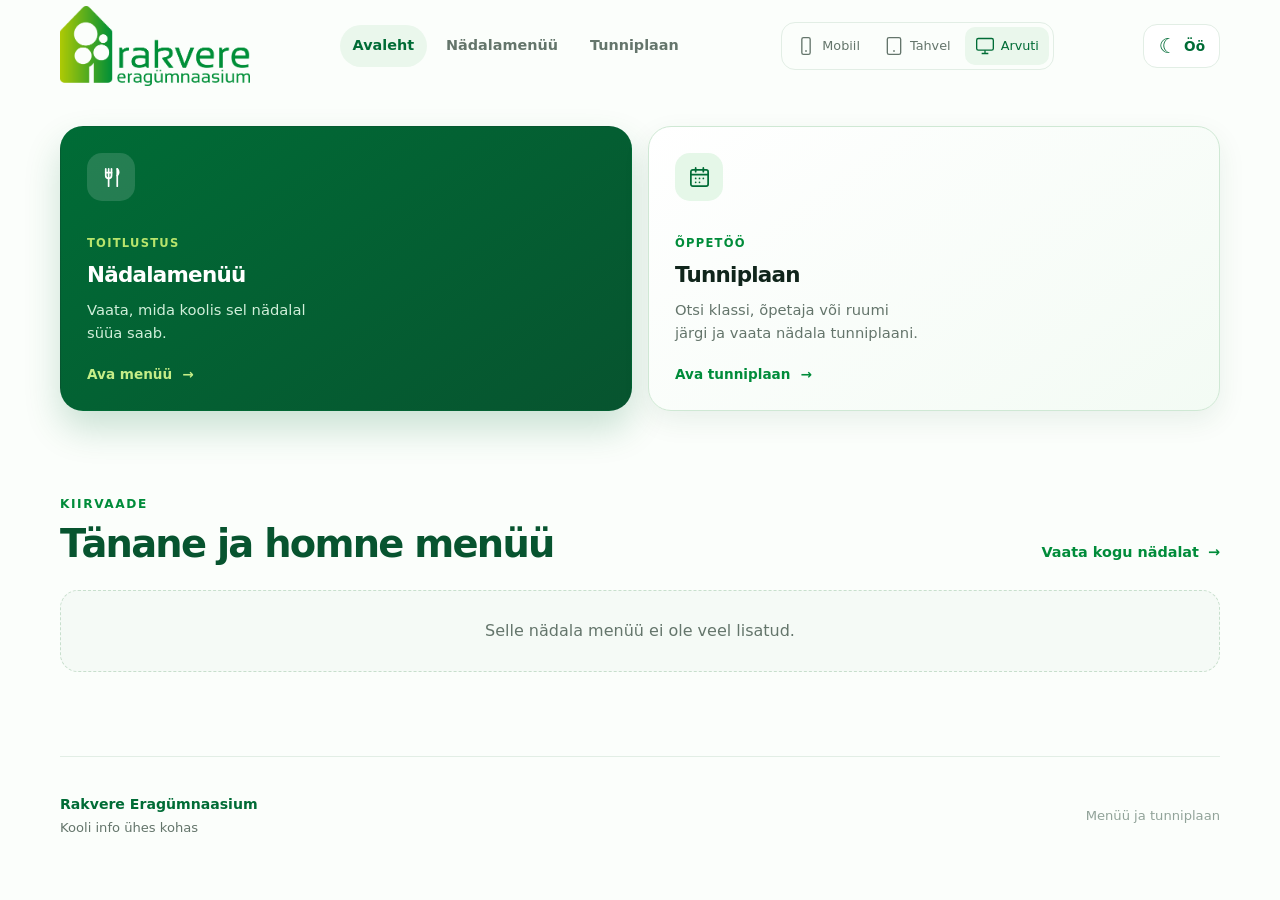
<file: site/index.html>
<!doctype html>
<html lang="et">
  <head>
    <meta charset="utf-8">
    <meta name="viewport" content="width=device-width, initial-scale=1">
    <meta name="theme-color" content="#008c3a">
    <meta name="description" content="Rakvere Eragümnaasiumi kooli kiirlinkide keskkond.">
    <title>Rakvere Eragümnaasium</title>
    <link rel="icon" type="image/png" href="assets/house-mark.png">
    <script src="theme.js?v=1"></script>
    <link rel="stylesheet" href="style.css?v=23">
    <script defer src="device-preview.js?v=1"></script>
    <script defer src="app.js"></script>
  </head>
  <body data-page="home">
    <div class="site-shell">
      <header class="topbar">
        <a class="brand" href="index.html" aria-label="Rakvere Eragümnaasium – avaleht">
          <img src="assets/reg_logo.png" alt="Rakvere Eragümnaasium">
        </a>
        <nav class="main-nav" aria-label="Põhinavigatsioon">
          <a class="active" href="index.html">Avaleht</a>
          <a href="menu.html">Nädalamenüü</a>
          <a href="tunniplaan.html">Tunniplaan</a>
        </nav>
      </header>

      <main>
        <section class="section home-quick-links" id="quick-links" aria-label="Kiirlingid">
          <div class="service-grid">
            <a class="service-card service-card-featured" href="menu.html">
              <span class="service-icon" aria-hidden="true">
                <svg viewBox="0 0 24 24" fill="none" stroke="currentColor" stroke-width="1.8" stroke-linecap="round" stroke-linejoin="round">
                  <path d="M6 3v7a3 3 0 0 0 6 0V3"></path>
                  <path d="M9 3v18"></path>
                  <path d="M6 7h6"></path>
                  <path d="M18 3v18"></path>
                  <path d="M18 3c2 2 2 5 0 7"></path>
                </svg>
              </span>
              <span class="card-kicker">Toitlustus</span>
              <h3>Nädalamenüü</h3>
              <p>Vaata, mida koolis sel nädalal süüa saab.</p>
              <span class="card-link">Ava menüü <span aria-hidden="true">→</span></span>
            </a>

            <a class="service-card service-card-timetable" href="tunniplaan.html">
              <span class="service-icon" aria-hidden="true">
                <svg viewBox="0 0 24 24" fill="none" stroke="currentColor" stroke-width="1.8" stroke-linecap="round" stroke-linejoin="round">
                  <rect x="3" y="4" width="18" height="17" rx="2"></rect>
                  <path d="M8 2v4M16 2v4M3 9h18"></path>
                  <path d="M8 13h.01M12 13h.01M16 13h.01M8 17h.01M12 17h.01"></path>
                </svg>
              </span>
              <span class="card-kicker">Õppetöö</span>
              <h3>Tunniplaan</h3>
              <p>Otsi klassi, õpetaja või ruumi järgi ja vaata nädala tunniplaani.</p>
              <span class="card-link">Ava tunniplaan <span aria-hidden="true">→</span></span>
            </a>

          </div>
        </section>

        <section class="section menu-section" aria-labelledby="menu-preview-title">
          <div class="section-heading">
            <div>
              <p class="eyebrow">Kiirvaade</p>
              <h2 id="menu-preview-title">Tänane ja homne menüü</h2>
            </div>
            <a class="text-link" href="menu.html">Vaata kogu nädalat <span aria-hidden="true">→</span></a>
          </div>
          <div class="menu-preview" data-menu-preview>
            <div class="loading-state">Laen menüüandmeid…</div>
          </div>
        </section>
      </main>

      <footer class="footer">
        <div>
          <strong>Rakvere Eragümnaasium</strong>
          <span>Kooli info ühes kohas</span>
        </div>
        <span class="footer-note">Menüü ja tunniplaan</span>
      </footer>
    </div>
  </body>
</html>
</file>
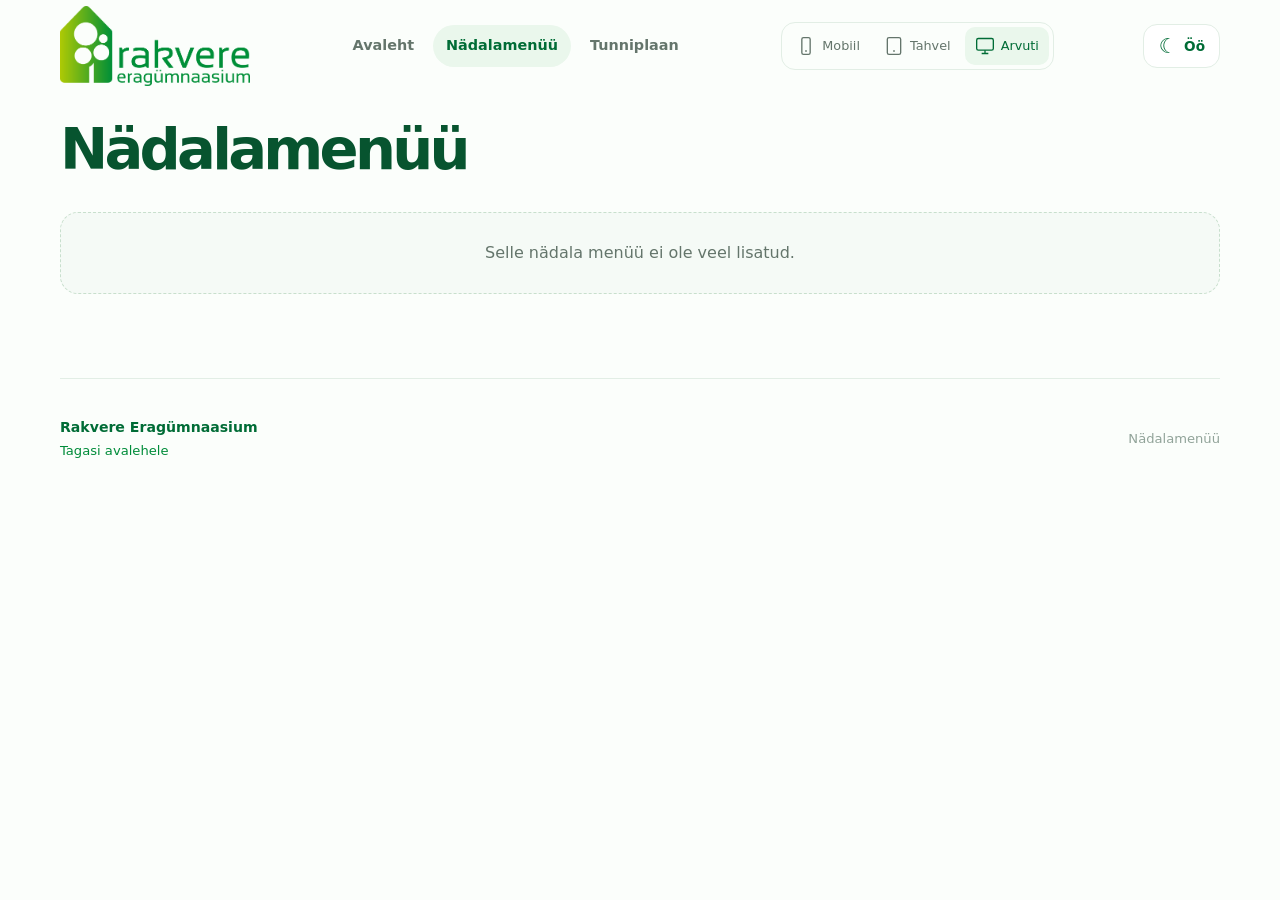
<file: site/menu.html>
<!doctype html>
<html lang="et">
  <head>
    <meta charset="utf-8">
    <meta name="viewport" content="width=device-width, initial-scale=1">
    <meta name="theme-color" content="#008c3a">
    <meta name="description" content="Rakvere Eragümnaasiumi nädalamenüü.">
    <title>Nädalamenüü | Rakvere Eragümnaasium</title>
    <link rel="icon" type="image/png" href="assets/house-mark.png">
    <script src="theme.js?v=1"></script>
    <link rel="stylesheet" href="style.css?v=23">
    <script defer src="device-preview.js?v=1"></script>
    <script defer src="app.js"></script>
  </head>
  <body data-page="menu">
    <div class="site-shell">
      <header class="topbar">
        <a class="brand" href="index.html" aria-label="Rakvere Eragümnaasium – avaleht">
          <img src="assets/reg_logo.png" alt="Rakvere Eragümnaasium">
        </a>
        <nav class="main-nav" aria-label="Põhinavigatsioon">
          <a href="index.html">Avaleht</a>
          <a class="active" href="menu.html">Nädalamenüü</a>
          <a href="tunniplaan.html">Tunniplaan</a>
        </nav>
      </header>

      <main>
        <section class="page-intro page-title-only" aria-labelledby="menu-title">
          <h1 id="menu-title">Nädalamenüü</h1>
        </section>

        <section class="menu-list" id="menu-list" aria-live="polite">
          <div class="loading-state">Laen menüüandmeid…</div>
        </section>
      </main>

      <footer class="footer">
        <div>
          <strong>Rakvere Eragümnaasium</strong>
          <span><a href="index.html">Tagasi avalehele</a></span>
        </div>
        <span class="footer-note">Nädalamenüü</span>
      </footer>
    </div>
  </body>
</html>
</file>
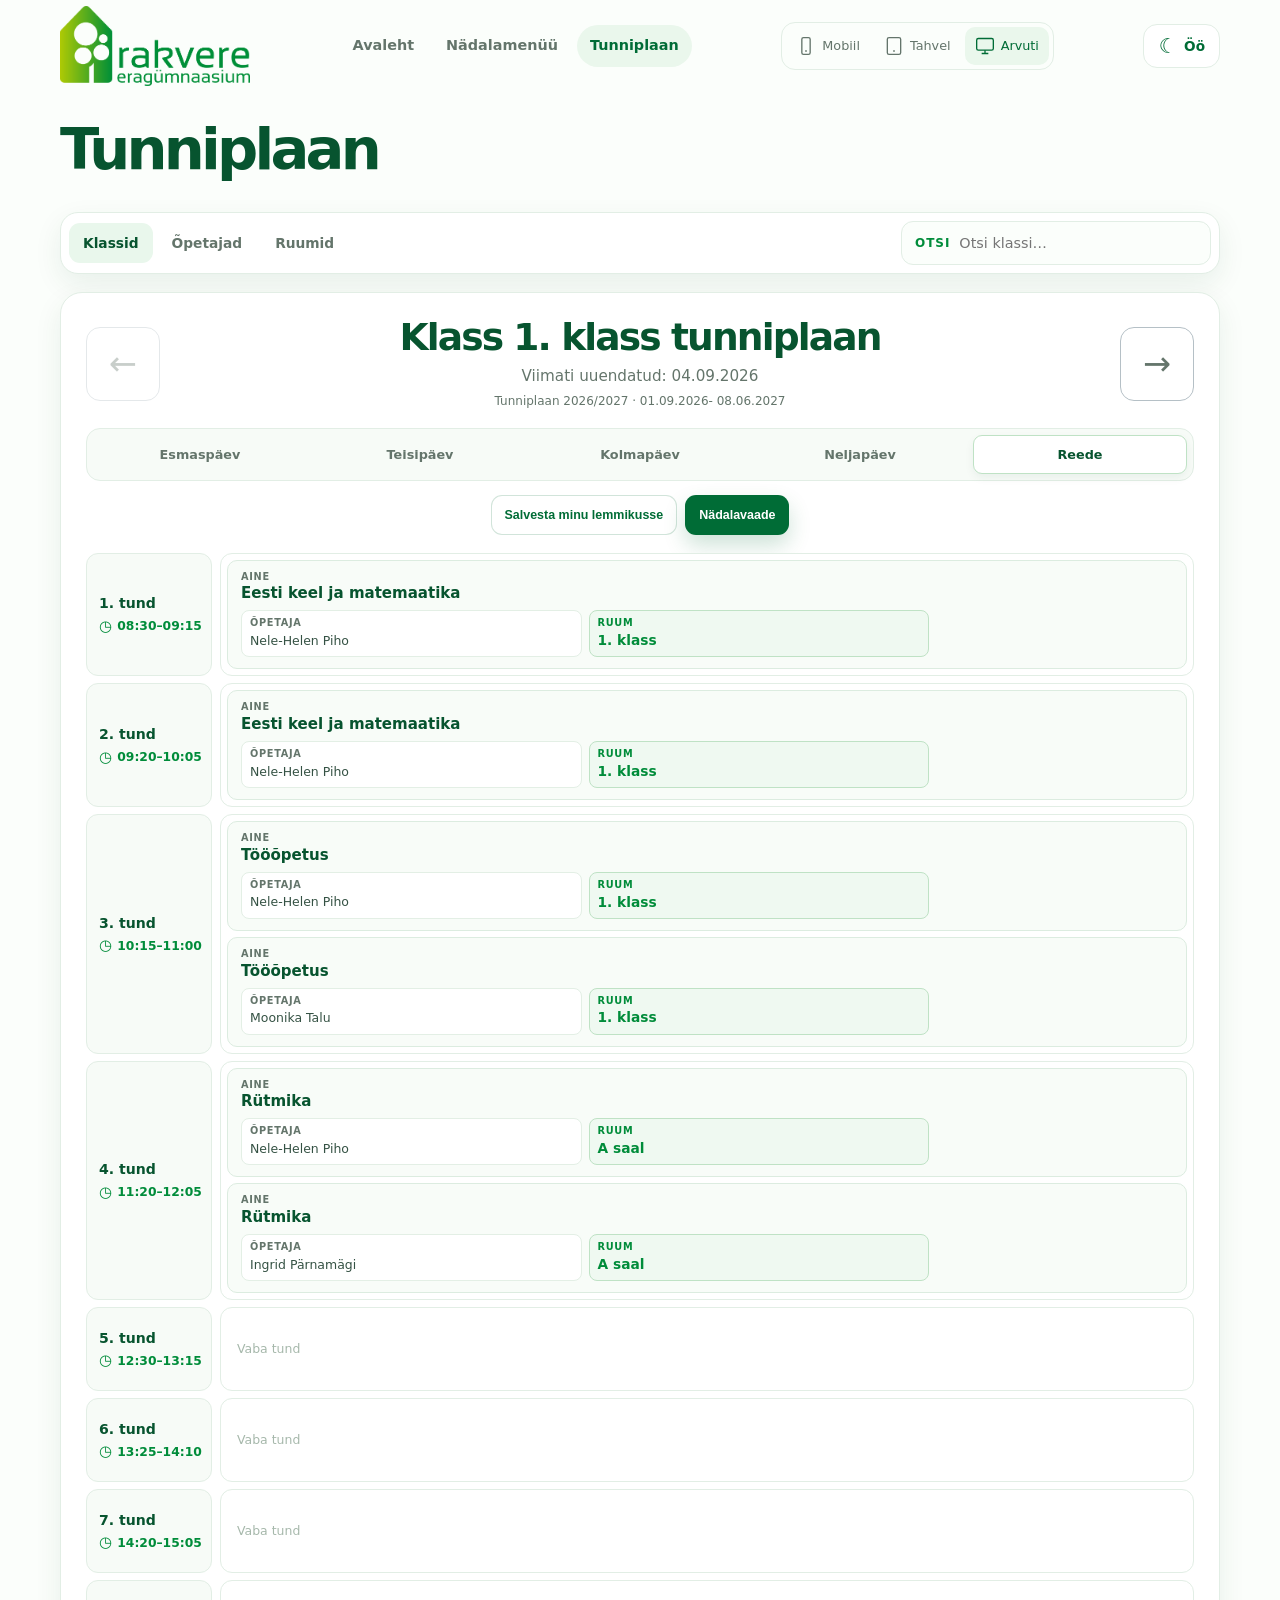
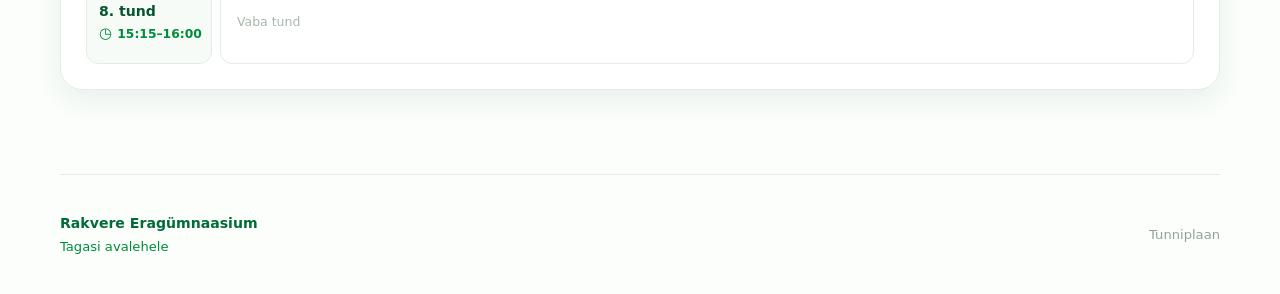
<file: site/tunniplaan.html>
<!doctype html>
<html lang="et">
  <head>
    <meta charset="utf-8">
    <meta name="viewport" content="width=device-width, initial-scale=1">
    <meta name="theme-color" content="#008c3a">
    <meta name="description" content="Rakvere Eragümnaasiumi tunniplaan.">
    <title>Tunniplaan | Rakvere Eragümnaasium</title>
    <link rel="icon" type="image/png" href="assets/house-mark.png">
    <script src="theme.js?v=1"></script>
    <link rel="stylesheet" href="style.css?v=23">
    <script defer src="device-preview.js?v=1"></script>
    <script defer src="tunniplaan.js?v=20"></script>
  </head>
  <body data-page="timetable">
    <div class="site-shell">
      <header class="topbar">
        <a class="brand" href="index.html" aria-label="Rakvere Eragümnaasium – avaleht">
          <img src="assets/reg_logo.png" alt="Rakvere Eragümnaasium">
        </a>
        <nav class="main-nav" aria-label="Põhinavigatsioon">
          <a href="index.html">Avaleht</a>
          <a href="menu.html">Nädalamenüü</a>
          <a class="active" href="tunniplaan.html">Tunniplaan</a>
        </nav>
      </header>

      <main>
        <section class="page-intro page-title-only timetable-page-intro" aria-labelledby="timetable-title">
          <h1 id="timetable-title">Tunniplaan</h1>
        </section>

        <section class="timetable-shell" aria-label="Tunniplaani otsing">
          <div class="timetable-controls">
            <div class="timetable-tabs" role="tablist" aria-label="Otsitava tüübi valik">
              <button class="timetable-tab is-active" type="button" role="tab" aria-selected="true" data-entity-type="class">Klassid</button>
              <button class="timetable-tab" type="button" role="tab" aria-selected="false" data-entity-type="teacher">Õpetajad</button>
              <button class="timetable-tab" type="button" role="tab" aria-selected="false" data-entity-type="room">Ruumid</button>
            </div>
            <div class="search-box">
              <label class="search-label" for="timetable-search">Otsi</label>
              <input id="timetable-search" type="search" placeholder="Otsi klassi…" autocomplete="off" role="combobox" aria-autocomplete="list" aria-controls="search-results" aria-expanded="false">
              <div class="search-results" id="search-results" role="listbox" hidden></div>
            </div>
          </div>

          <div class="timetable-layout">
            <section class="detail-panel" id="timetable-detail" aria-live="polite">
              <div class="loading-state">Laen tunniplaani…</div>
            </section>
          </div>
        </section>
      </main>

      <footer class="footer">
        <div>
          <strong>Rakvere Eragümnaasium</strong>
          <span><a href="index.html">Tagasi avalehele</a></span>
        </div>
        <span class="footer-note">Tunniplaan</span>
      </footer>
    </div>
  </body>
</html>
</file>
<file: site/style.css>
:root {
  --green-900: #07542f;
  --green-800: #006c36;
  --green-700: #008c3a;
  --green-500: #39a947;
  --lime: #a9d62d;
  --ink: #10251b;
  --muted: #64756b;
  --line: #e2eee5;
  --surface: #ffffff;
  --surface-soft: #f5faf6;
  --shadow: 0 22px 60px rgba(13, 75, 43, 0.11);
  --shadow-small: 0 10px 28px rgba(13, 75, 43, 0.08);
}

* {
  box-sizing: border-box;
}

html {
  scroll-behavior: smooth;
}

body {
  margin: 0;
  min-width: 320px;
  color: var(--ink);
  background: #fbfefb;
  font-family: Inter, ui-sans-serif, system-ui, -apple-system, BlinkMacSystemFont, "Segoe UI", sans-serif;
  line-height: 1.5;
}

a {
  color: inherit;
  text-decoration: none;
}

button,
a {
  -webkit-tap-highlight-color: transparent;
}

.site-shell {
  width: min(1160px, calc(100% - 40px));
  margin: 0 auto;
}

.topbar {
  display: flex;
  align-items: center;
  justify-content: space-between;
  gap: 28px;
  min-height: 92px;
  flex-wrap: wrap;
}

.device-preview-controls {
  display: flex;
  gap: 4px;
  padding: 4px;
  border: 1px solid var(--line);
  border-radius: 14px;
}

.device-preview-controls button {
  display: inline-flex;
  align-items: center;
  gap: 6px;
  padding: 9px 10px;
  border: 0;
  border-radius: 10px;
  color: var(--muted);
  background: transparent;
  font: inherit;
  font-size: 0.8rem;
  cursor: pointer;
}

.device-preview-controls button:hover,
.device-preview-controls button[aria-pressed="true"] {
  color: var(--green-800);
  background: #eaf7ec;
}

.device-preview-controls button:focus-visible {
  outline: 2px solid var(--green-700);
  outline-offset: 2px;
}

.device-preview-controls svg {
  width: 20px;
  height: 20px;
}

.device-preview-active > .site-shell > main,
.device-preview-active > .site-shell > .footer,
.device-preview-active .topbar > .brand,
.device-preview-active .topbar > .main-nav {
  display: none;
}

.device-preview-active .topbar {
  justify-content: center;
  min-height: 76px;
}

.device-preview-stage {
  overflow-x: auto;
  padding: 0 16px 24px;
}

.device-preview-stage iframe {
  box-sizing: content-box;
  display: block;
  height: calc(100dvh - 100px);
  min-height: 480px;
  margin: 0 auto;
  border: 1px solid var(--line);
  border-radius: 18px;
  background: var(--surface);
  box-shadow: var(--shadow-small);
}

.brand {
  display: inline-flex;
  align-items: center;
  flex: 0 0 auto;
}

.brand img {
  display: block;
  width: 190px;
  height: auto;
  object-fit: contain;
}

.main-nav {
  display: flex;
  align-items: center;
  gap: 6px;
  color: var(--muted);
  font-size: 0.9rem;
  font-weight: 650;
}

.main-nav a {
  padding: 10px 13px;
  border-radius: 999px;
  transition: color 160ms ease, background 160ms ease;
}

.main-nav a:hover,
.main-nav a.active {
  color: var(--green-800);
  background: #eaf7ec;
}

.hero {
  position: relative;
  display: grid;
  grid-template-columns: minmax(0, 1.08fr) minmax(300px, 0.92fr);
  align-items: center;
  overflow: hidden;
  min-height: 430px;
  padding: 68px clamp(28px, 6vw, 80px);
  border: 1px solid #d9efdd;
  border-radius: 34px;
  background:
    radial-gradient(circle at 8% 10%, rgba(169, 214, 45, 0.17), transparent 27%),
    linear-gradient(125deg, #effcf1 0%, #e6f8ea 53%, #f8fff7 100%);
  box-shadow: var(--shadow);
}

.hero::after {
  position: absolute;
  right: -160px;
  bottom: -260px;
  width: 560px;
  height: 560px;
  border: 1px solid rgba(0, 140, 58, 0.12);
  border-radius: 50%;
  content: "";
}

.hero-content,
.hero-visual {
  position: relative;
  z-index: 1;
}

.eyebrow {
  margin: 0 0 12px;
  color: var(--green-700);
  font-size: 0.76rem;
  font-weight: 800;
  letter-spacing: 0.13em;
  text-transform: uppercase;
}

h1,
h2,
h3,
p {
  margin-top: 0;
}

.hero h1 {
  max-width: 650px;
  margin-bottom: 18px;
  color: var(--green-900);
  font-size: clamp(2.6rem, 6vw, 5.3rem);
  font-weight: 780;
  letter-spacing: -0.065em;
  line-height: 0.98;
}

.hero-copy {
  max-width: 530px;
  margin-bottom: 28px;
  color: #476256;
  font-size: clamp(1rem, 1.8vw, 1.12rem);
}

.hero-actions {
  display: flex;
  flex-wrap: wrap;
  align-items: center;
  gap: 12px;
}

.button {
  display: inline-flex;
  align-items: center;
  justify-content: center;
  gap: 13px;
  min-height: 48px;
  padding: 12px 19px;
  border: 1px solid transparent;
  border-radius: 14px;
  font-size: 0.92rem;
  font-weight: 750;
  transition: transform 160ms ease, box-shadow 160ms ease, background 160ms ease;
}

.button:hover {
  transform: translateY(-2px);
}

.button-primary {
  color: white;
  background: var(--green-800);
  box-shadow: 0 10px 22px rgba(0, 108, 54, 0.2);
}

.button-primary:hover {
  background: var(--green-900);
  box-shadow: 0 14px 28px rgba(0, 108, 54, 0.25);
}

.button-quiet {
  color: var(--green-800);
  border-color: rgba(0, 108, 54, 0.18);
  background: rgba(255, 255, 255, 0.68);
}

.button-quiet:hover {
  background: white;
}

.hero-visual {
  display: grid;
  place-items: center;
  min-height: 290px;
}

.hero-visual img {
  position: relative;
  z-index: 2;
  width: min(280px, 72%);
  height: auto;
  filter: drop-shadow(0 22px 18px rgba(0, 108, 54, 0.16));
}

.hero-orb {
  position: absolute;
  border-radius: 50%;
}

.hero-orb-one {
  width: 260px;
  height: 260px;
  background: linear-gradient(145deg, rgba(169, 214, 45, 0.5), rgba(0, 140, 58, 0.13));
}

.hero-orb-two {
  width: 110px;
  height: 110px;
  margin: 190px 0 0 205px;
  background: rgba(255, 255, 255, 0.66);
  box-shadow: 0 12px 30px rgba(0, 108, 54, 0.07);
}

.section {
  padding: 84px 0 0;
}

.home-quick-links {
  padding-top: 34px;
}

.section-heading {
  display: flex;
  align-items: end;
  justify-content: space-between;
  gap: 24px;
  margin-bottom: 26px;
}

.section-heading h2 {
  margin-bottom: 0;
  color: var(--green-900);
  font-size: clamp(1.75rem, 3vw, 2.45rem);
  letter-spacing: -0.045em;
  line-height: 1;
}

.section-intro {
  max-width: 310px;
  margin-bottom: 0;
  color: var(--muted);
  font-size: 0.95rem;
  text-align: right;
}

.service-grid {
  display: grid;
  grid-template-columns: repeat(2, minmax(0, 1fr));
  gap: 16px;
}

.service-card {
  display: flex;
  min-height: 285px;
  flex-direction: column;
  align-items: flex-start;
  padding: 26px;
  border: 1px solid var(--line);
  border-radius: 23px;
  background: var(--surface);
  box-shadow: var(--shadow-small);
}

a.service-card {
  transition: transform 180ms ease, box-shadow 180ms ease, border-color 180ms ease;
}

a.service-card:hover {
  border-color: #abdcb4;
  box-shadow: 0 18px 38px rgba(13, 75, 43, 0.14);
  transform: translateY(-4px);
}

.service-card-featured {
  color: white;
  border-color: transparent;
  background: linear-gradient(145deg, var(--green-800), var(--green-900));
  box-shadow: 0 18px 36px rgba(0, 108, 54, 0.2);
}

.service-card-featured:hover {
  border-color: transparent;
  box-shadow: 0 22px 45px rgba(0, 108, 54, 0.26);
}

.service-card-disabled {
  color: #7b8d82;
  background: #f8fbf8;
  box-shadow: none;
}

.service-icon {
  display: grid;
  width: 48px;
  height: 48px;
  place-items: center;
  margin-bottom: 34px;
  border-radius: 15px;
  color: var(--green-800);
  background: #e5f7e8;
}

.service-card-featured .service-icon {
  color: white;
  background: rgba(255, 255, 255, 0.14);
}

.service-card-disabled .service-icon {
  color: #91a399;
  background: #edf4ee;
}

.service-icon svg {
  width: 23px;
  height: 23px;
}

.card-kicker {
  margin-bottom: 7px;
  color: var(--green-700);
  font-size: 0.72rem;
  font-weight: 800;
  letter-spacing: 0.11em;
  text-transform: uppercase;
}

.service-card-featured .card-kicker {
  color: #b8e46c;
}

.service-card h3 {
  margin-bottom: 8px;
  color: var(--ink);
  font-size: 1.34rem;
  letter-spacing: -0.035em;
}

.service-card-featured h3 {
  color: white;
}

.service-card p {
  max-width: 250px;
  margin-bottom: 20px;
  color: var(--muted);
  font-size: 0.92rem;
}

.service-card-featured p {
  color: #d1efda;
}

.card-link,
.card-status {
  display: inline-flex;
  align-items: center;
  gap: 10px;
  margin-top: auto;
  font-size: 0.85rem;
  font-weight: 750;
}

.card-link {
  color: #c5ed87;
}

.card-status {
  color: #91a399;
}

.text-link {
  display: inline-flex;
  align-items: center;
  gap: 9px;
  color: var(--green-700);
  font-size: 0.9rem;
  font-weight: 750;
}

.text-link:hover,
.back-link:hover {
  color: var(--green-900);
}

.menu-section {
  padding-bottom: 84px;
}

.menu-preview-grid {
  display: grid;
  grid-template-columns: repeat(2, 1fr);
  gap: 16px;
}

.menu-preview-grid-single {
  grid-template-columns: 1fr;
}

.day-card {
  padding: 25px;
  border: 1px solid var(--line);
  border-radius: 22px;
  background: white;
  box-shadow: var(--shadow-small);
}

.day-content {
  display: grid;
  gap: 19px;
}

.meal-section {
  display: grid;
  gap: 9px;
}

@media (min-width: 601px) {
  .menu-list .day-card {
    grid-column: 1 / -1;
  }

  .menu-list .day-content {
    grid-template-columns: minmax(0, 1fr) minmax(0, 1.4fr);
    align-items: start;
    gap: 28px;
  }

  .menu-list .meal-section + .meal-section {
    padding-left: 28px;
    border-left: 1px solid var(--line);
  }
}

.meal-heading {
  margin: 0;
  color: var(--green-700);
  font-size: 0.76rem;
  font-weight: 850;
  letter-spacing: 0.1em;
  text-transform: uppercase;
}

.day-header {
  display: flex;
  align-items: baseline;
  justify-content: space-between;
  gap: 16px;
  margin-bottom: 18px;
  padding-bottom: 14px;
  border-bottom: 1px solid var(--line);
}

.day-header h3 {
  margin-bottom: 0;
  color: var(--green-900);
  font-size: 1.17rem;
  letter-spacing: -0.03em;
}

.day-date {
  color: var(--muted);
  font-size: 0.82rem;
  font-weight: 700;
}

.meal-list {
  display: grid;
  gap: 11px;
  margin: 0;
  padding: 0;
  list-style: none;
}

.meal-list li {
  display: flex;
  align-items: flex-start;
  gap: 10px;
  color: #385448;
  font-size: 0.93rem;
}

.meal-list small {
  display: block;
  margin-top: 2px;
  color: var(--muted);
  font-size: 0.76rem;
}

.meal-audience {
  color: var(--green-800);
  font-weight: 800;
}

.meal-marker {
  flex: 0 0 auto;
  width: 7px;
  height: 7px;
  margin-top: 8px;
  border-radius: 50%;
  background: var(--lime);
}

.meal-empty {
  color: var(--muted) !important;
  font-style: italic;
}

.loading-state,
.empty-state {
  padding: 28px;
  border: 1px dashed #c8dfcd;
  border-radius: 18px;
  color: var(--muted);
  background: var(--surface-soft);
  text-align: center;
}

.demo-notice {
  margin-bottom: 16px;
  padding: 12px 15px;
  border: 1px solid #dcebbb;
  border-radius: 13px;
  color: #55702b;
  background: #f5fbe8;
  font-size: 0.84rem;
}

.page-intro {
  max-width: 760px;
  padding: 42px 0 30px;
}

.page-title-only {
  padding: 30px 0 20px;
}

.page-title-only h1 {
  margin-bottom: 0;
}

.back-link {
  display: inline-flex;
  align-items: center;
  gap: 8px;
  margin-bottom: 30px;
  color: var(--green-700);
  font-size: 0.88rem;
  font-weight: 750;
}

.page-intro h1 {
  margin-bottom: 14px;
  color: var(--green-900);
  font-size: clamp(2rem, 4.5vw, 3.6rem);
  letter-spacing: -0.065em;
  line-height: 0.98;
}

.page-intro > p:not(.eyebrow) {
  margin-bottom: 20px;
  color: var(--muted);
  font-size: 1.06rem;
}

.menu-meta {
  display: inline-flex;
  flex-wrap: wrap;
  align-items: center;
  gap: 7px 12px;
  color: var(--muted);
  font-size: 0.84rem;
}

.menu-meta strong {
  color: var(--green-800);
}

.menu-list {
  display: grid;
  grid-template-columns: repeat(2, 1fr);
  gap: 16px;
  padding-bottom: 84px;
}

.menu-list .demo-notice,
.menu-list .empty-state,
.menu-list .loading-state {
  grid-column: 1 / -1;
}

.footer {
  display: flex;
  align-items: center;
  justify-content: space-between;
  gap: 20px;
  min-height: 120px;
  padding: 25px 0;
  border-top: 1px solid var(--line);
  color: var(--muted);
  font-size: 0.82rem;
}

.footer div {
  display: grid;
  gap: 3px;
}

.footer strong {
  color: var(--green-800);
  font-size: 0.88rem;
}

.footer a {
  color: var(--green-700);
}

.footer-note {
  color: #91a399;
}

.service-card-timetable {
  border-color: #cfe8d4;
  background: linear-gradient(145deg, #ffffff, #f3fbf4);
}

.service-card-timetable:hover {
  border-color: #8fc99a;
}

.service-card-timetable .card-link {
  color: var(--green-700);
}

.timetable-description {
  max-width: 540px;
  margin-bottom: 0;
  color: var(--muted);
  font-size: 1rem;
}

.timetable-shell {
  padding-bottom: 84px;
}

body.week-window .topbar,
body.week-window .page-intro,
body.week-window .timetable-controls,
body.week-window .footer,
body.week-window .back-link {
  display: none;
}

body.week-window .timetable-shell {
  padding: 28px 0;
}

body.week-window .detail-panel {
  padding: 0;
  border: 0;
  box-shadow: none;
}

.timetable-controls {
  display: flex;
  align-items: center;
  justify-content: space-between;
  gap: 18px;
  margin-bottom: 18px;
  padding: 8px;
  border: 1px solid var(--line);
  border-radius: 18px;
  background: var(--surface);
  box-shadow: var(--shadow-small);
}

.timetable-tabs {
  display: flex;
  flex-wrap: wrap;
  gap: 5px;
}

.timetable-tab {
  min-height: 40px;
  padding: 9px 14px;
  border: 0;
  border-radius: 11px;
  color: var(--muted);
  background: transparent;
  cursor: pointer;
  font: inherit;
  font-size: 0.86rem;
  font-weight: 750;
}

.timetable-tab:hover,
.timetable-tab.is-active {
  color: var(--green-900);
  background: #e9f7ec;
}

.search-box {
  position: relative;
  z-index: 10;
  display: flex;
  align-items: center;
  gap: 9px;
  min-width: min(310px, 100%);
  padding: 0 13px;
  border: 1px solid var(--line);
  border-radius: 12px;
  color: var(--green-700);
  background: #fbfefb;
}

.search-label {
  font-size: 0.75rem;
  font-weight: 800;
  letter-spacing: 0.08em;
  text-transform: uppercase;
}

.search-box input {
  width: 100%;
  min-height: 42px;
  padding: 7px 0;
  border: 0;
  outline: 0;
  color: var(--ink);
  background: transparent;
  font: inherit;
  font-size: 0.9rem;
}

.search-results {
  position: absolute;
  top: calc(100% + 7px);
  right: 0;
  left: 0;
  z-index: 20;
  display: grid;
  max-height: 320px;
  gap: 4px;
  overflow-y: auto;
  padding: 7px;
  border: 1px solid #cfe5d3;
  border-radius: 14px;
  background: white;
  box-shadow: 0 18px 34px rgba(13, 75, 43, 0.15);
}

.search-results[hidden] {
  display: none;
}

.search-result {
  display: flex;
  align-items: center;
  justify-content: space-between;
  gap: 12px;
  width: 100%;
  padding: 10px 11px;
  border: 1px solid transparent;
  border-radius: 9px;
  color: #355244;
  background: transparent;
  cursor: pointer;
  font: inherit;
  font-size: 0.86rem;
  text-align: left;
}

.search-result:hover,
.search-result.is-selected {
  color: var(--green-900);
  border-color: #cbe8d0;
  background: #effaf1;
}

.search-result.is-selected {
  font-weight: 750;
}

.search-result-empty {
  padding: 14px 10px;
  color: var(--muted);
  font-size: 0.82rem;
  text-align: center;
}

.timetable-layout {
  display: block;
}

.detail-panel {
  border: 1px solid var(--line);
  border-radius: 22px;
  background: var(--surface);
  box-shadow: var(--shadow-small);
}

.detail-panel {
  min-width: 0;
  padding: 25px;
}

.detail-header {
  display: grid;
  grid-template-columns: 74px minmax(0, 1fr) 74px;
  align-items: center;
  gap: 20px;
  margin-bottom: 18px;
  text-align: center;
}

.detail-heading {
  min-width: 0;
}

.detail-header h2 {
  margin-bottom: 7px;
  color: var(--green-900);
  font-size: clamp(1.65rem, 3vw, 2.35rem);
  letter-spacing: -0.05em;
  line-height: 1.05;
}

.detail-subtitle {
  margin-bottom: 4px;
  color: var(--muted);
  font-size: 0.95rem;
}

.detail-school-year {
  margin: 0;
  color: var(--muted);
  font-size: 0.75rem;
}

.detail-actions {
  display: flex;
  flex-wrap: wrap;
  justify-content: flex-end;
  gap: 8px;
}

.detail-nav-button {
  display: grid;
  width: 74px;
  height: 74px;
  place-items: center;
  padding: 0;
  border: 1px solid #b5c0c6;
  border-radius: 14px;
  color: var(--muted);
  background: transparent;
  cursor: pointer;
  font: inherit;
  font-size: 2.1rem;
  line-height: 1;
}

.detail-nav-button:hover:not(:disabled) {
  border-color: var(--green-700);
  color: var(--green-800);
  background: #f3fbf4;
}

.detail-nav-button:disabled {
  opacity: 0.35;
  cursor: default;
}

.detail-actions-bottom {
  justify-content: center;
  margin: 0 0 18px;
}

.timetable-button {
  min-height: 40px;
  padding: 9px 13px;
  border-radius: 11px;
  font-size: 0.78rem;
}

.day-tabs {
  display: flex;
  flex-wrap: wrap;
  gap: 6px;
  margin-bottom: 14px;
  padding: 6px;
  border: 1px solid var(--line);
  border-radius: 14px;
  background: #f7fbf7;
}

.day-tab {
  flex: 1 1 0;
  min-height: 39px;
  padding: 8px 11px;
  border: 1px solid transparent;
  border-radius: 9px;
  color: var(--muted);
  background: transparent;
  cursor: pointer;
  font: inherit;
  font-size: 0.8rem;
  font-weight: 750;
  white-space: nowrap;
}

.day-tab:hover,
.day-tab.is-active {
  color: var(--green-900);
  border-color: #bfe2c5;
  background: white;
  box-shadow: 0 4px 10px rgba(13, 75, 43, 0.06);
}

.day-schedule {
  display: grid;
  gap: 7px;
}

.day-schedule-row {
  display: grid;
  grid-template-columns: 126px minmax(0, 1fr);
  gap: 8px;
  min-height: 84px;
}

.day-period-label,
.day-period-content {
  border: 1px solid var(--line);
  background: white;
}

.day-period-label {
  display: grid;
  align-content: center;
  gap: 3px;
  padding: 10px 12px;
  border-radius: 12px;
  color: var(--green-900);
  background: #f7fbf7;
}

.day-period-label strong {
  font-size: 0.88rem;
}

.day-period-label .period-time {
  display: flex;
  align-items: center;
  gap: 5px;
  color: var(--green-700);
  font-size: 0.77rem;
  font-weight: 800;
  white-space: nowrap;
}

.period-time-icon {
  color: var(--green-700);
  font-size: 0.95rem;
  line-height: 1;
}

.day-period-content {
  display: grid;
  align-content: center;
  gap: 6px;
  min-width: 0;
  padding: 6px;
  border-radius: 12px;
}

.empty-period {
  padding: 8px 10px;
  color: #a6b8ab;
  font-size: 0.78rem;
}

.week-scroll {
  overflow-x: auto;
  border: 1px solid var(--line);
  border-radius: 15px;
}

.week-grid {
  display: grid;
  grid-template-columns: 78px repeat(5, minmax(135px, 1fr));
  min-width: 760px;
  background: var(--line);
  gap: 1px;
}

.week-corner,
.week-day-header,
.period-label,
.timetable-cell {
  background: var(--surface);
}

.week-corner,
.week-day-header {
  min-height: 47px;
  padding: 13px 10px;
  color: var(--green-900);
  background: #eff9f1;
  font-size: 0.78rem;
  font-weight: 800;
}

.week-day-header {
  text-align: center;
}

.period-label {
  display: grid;
  align-content: start;
  gap: 3px;
  min-height: 106px;
  padding: 13px 9px;
  color: var(--green-900);
  font-size: 0.76rem;
}

.period-label strong {
  font-size: 0.9rem;
}

.period-label span {
  color: var(--muted);
  font-size: 0.7rem;
  line-height: 1.35;
}

.timetable-cell {
  display: grid;
  align-content: start;
  gap: 5px;
  min-height: 106px;
  padding: 7px;
}

.empty-slot {
  align-self: center;
  justify-self: center;
  color: #b6c7bb;
  font-size: 0.8rem;
}

.lesson-block {
  display: grid;
  gap: 8px;
  min-width: 0;
  padding: 11px 13px;
  border: 1px solid #dcece0;
  border-radius: 10px;
  color: #355244;
  background: #f8fcf8;
  line-height: 1.3;
}

.lesson-subject {
  display: grid;
  gap: 2px;
  min-width: 0;
}

.lesson-fact-label {
  color: var(--muted);
  font-size: 0.61rem;
  font-weight: 850;
  letter-spacing: 0.07em;
  line-height: 1.1;
  text-transform: uppercase;
}

.lesson-subject-value {
  overflow-wrap: anywhere;
  color: var(--green-900);
  font-size: 0.94rem;
  line-height: 1.2;
}

.lesson-facts {
  display: grid;
  grid-template-columns: minmax(0, 1.15fr) minmax(0, 1.15fr) minmax(105px, 0.8fr);
  gap: 7px;
  min-width: 0;
}

.lesson-fact {
  display: grid;
  gap: 3px;
  min-width: 0;
  padding: 7px 8px;
  border: 1px solid #e3efe5;
  border-radius: 8px;
  background: white;
}

.lesson-fact-value {
  overflow-wrap: anywhere;
  color: #355244;
  font-size: 0.78rem;
  line-height: 1.25;
}

.lesson-fact-room {
  border-color: #bfe2c5;
  background: #eff9f1;
}

.lesson-fact-room .lesson-fact-label,
.lesson-fact-room .lesson-fact-value {
  color: var(--green-700);
}

.lesson-fact-room .lesson-fact-value {
  font-size: 0.86rem;
  font-weight: 850;
}

.lesson-block-compact {
  gap: 4px;
  padding: 8px;
}

.lesson-block-compact .lesson-subject-value {
  font-size: 0.76rem;
}

.lesson-block-compact .lesson-facts {
  grid-template-columns: 1fr;
  gap: 2px;
}

.lesson-block-compact .lesson-fact {
  display: block;
  padding: 0;
  border: 0;
  background: transparent;
}

.lesson-block-compact .lesson-fact-label {
  display: inline;
  margin-right: 4px;
  font-size: 0.55rem;
}

.lesson-block-compact .lesson-fact-value {
  font-size: 0.66rem;
}

.lesson-block-compact .lesson-fact-room .lesson-fact-value {
  font-size: 0.68rem;
}

.lesson-block.is-active {
  border-color: #8dc456;
  background: #f0f9dd;
  box-shadow: inset 3px 0 0 var(--lime);
}

@media (max-width: 600px) {
  html,
  body {
    overflow-x: hidden;
  }

  .topbar {
    gap: 8px;
  }

  .main-nav {
    font-size: 0.7rem;
  }

  .main-nav a {
    padding: 8px 5px;
  }

  .timetable-controls {
    align-items: stretch;
    flex-direction: column;
    width: 100%;
    max-width: 100%;
  }

  .timetable-tabs {
    width: 100%;
    justify-content: stretch;
  }

  .timetable-tab {
    flex: 1 1 0;
    padding-inline: 8px;
  }

  .search-box {
    width: 100%;
    max-width: 100%;
    min-width: 0;
  }

  .search-box input {
    font-size: 16px;
  }

  .search-results {
    right: 0;
    left: 0;
    width: 100%;
    max-width: 100%;
  }

  .search-result {
    position: relative;
    justify-content: center;
    text-align: center;
  }

  .search-result > span:last-child {
    position: absolute;
    right: 11px;
  }

  .detail-panel {
    padding: 17px;
  }

  .detail-header {
    grid-template-columns: 54px minmax(0, 1fr) 54px;
    gap: 8px;
    margin-bottom: 16px;
  }

  .detail-nav-button {
    width: 54px;
    height: 54px;
    border-radius: 12px;
    font-size: 1.7rem;
  }

  .detail-header h2 {
    font-size: clamp(1.35rem, 7vw, 1.85rem);
    line-height: 1.08;
  }

  .detail-subtitle {
    font-size: 0.8rem;
  }

  .detail-school-year {
    font-size: 0.67rem;
  }

  .detail-actions {
    justify-content: flex-start;
  }

  .detail-actions-bottom {
    justify-content: center;
    width: 100%;
  }

  .timetable-button {
    flex: 1 1 auto;
  }

  .day-tabs {
    display: flex;
    align-items: center;
    justify-content: center;
    overflow: visible;
  }

  .day-tab {
    flex: 0 1 auto;
    width: clamp(72px, 24vw, 96px);
    min-width: 0;
    min-height: 36px;
    padding: 8px 4px;
    font-size: 0.7rem;
  }

  .day-schedule-row {
    grid-template-columns: 1fr;
    gap: 0;
    min-height: 0;
  }

  .day-period-label {
    display: flex;
    align-items: center;
    gap: 8px;
    min-height: 52px;
    padding: 10px 12px;
    border-radius: 12px 12px 0 0;
  }

  .day-period-label strong {
    font-size: 0.75rem;
  }

  .day-period-label .period-time {
    gap: 3px;
    color: var(--green-700);
    font-size: 0.65rem;
  }

  .period-time-icon {
    font-size: 0.8rem;
  }

  .lesson-block-detailed {
    gap: 12px;
    padding: 16px 18px;
  }

  .day-period-content {
    padding: 8px;
    border-top: 0;
    border-radius: 0 0 12px 12px;
  }

  .lesson-subject-value {
    font-size: 1.12rem;
    line-height: 1.25;
  }

  .lesson-facts {
    display: block;
  }

  .lesson-fact {
    display: block;
    margin: 0;
    padding: 0;
    border: 0;
    background: transparent;
  }

  .lesson-fact + .lesson-fact {
    margin-top: 8px;
  }

  .lesson-subject > .lesson-fact-label {
    display: none;
  }

  .lesson-fact-label {
    display: inline;
    margin-right: 5px;
    color: var(--ink);
    font-size: 1rem;
    font-weight: 800;
    letter-spacing: 0;
    text-transform: none;
  }

  .lesson-fact-label::after {
    content: ":";
  }

  .lesson-fact-value {
    display: inline;
    color: #355244;
    font-size: 1rem;
    line-height: 1.35;
  }

  .lesson-fact-room {
    border: 0;
    background: transparent;
  }

  .lesson-fact-room .lesson-fact-value {
    font-size: 1rem;
  }

  body.week-window .timetable-shell {
    padding: 20px 0;
  }
}

@media print {
  body {
    background: white;
  }

  .topbar,
  .page-intro,
  .timetable-controls,
  .detail-actions,
  .detail-nav-button,
  .footer,
  .back-link {
    display: none !important;
  }

  .site-shell {
    width: 100%;
  }

  .timetable-shell {
    padding: 0;
  }

  .timetable-layout {
    display: block;
  }

  .detail-panel {
    padding: 0;
    border: 0;
    box-shadow: none;
  }

  .week-grid {
    min-width: 0;
  }

  .week-scroll {
    overflow: visible;
  }
}

@media (max-width: 820px) {
  .hero {
    grid-template-columns: 1fr;
    padding: 52px 30px 30px;
  }

  .hero-visual {
    min-height: 190px;
  }

  .hero-visual img {
    width: 150px;
  }

  .hero-orb-one {
    width: 160px;
    height: 160px;
  }

  .hero-orb-two {
    width: 70px;
    height: 70px;
    margin: 115px 0 0 125px;
  }

  .service-grid {
    grid-template-columns: repeat(2, 1fr);
  }
}

@media (max-width: 600px) {
  .site-shell {
    width: min(100% - 28px, 520px);
  }

  .topbar {
    min-height: auto;
    flex-wrap: wrap;
    justify-content: center;
    padding: 10px 0 12px;
  }

  .brand {
    flex: 1 0 100%;
    justify-content: center;
  }

  .brand img {
    width: 155px;
  }

  .main-nav {
    width: 100%;
    justify-content: center;
    gap: 0;
    font-size: 0.76rem;
    flex-wrap: wrap;
  }

  .main-nav a {
    padding: 8px 9px;
  }

  .hero {
    min-height: 0;
    padding: 40px 22px 22px;
    border-radius: 25px;
  }

  .hero h1 {
    font-size: clamp(2.55rem, 14vw, 4rem);
  }

  .hero-copy {
    font-size: 0.98rem;
  }

  .hero-actions {
    align-items: stretch;
    flex-direction: column;
  }

  .button {
    width: 100%;
  }

  .section {
    padding-top: 60px;
  }

  .home-quick-links {
    padding-top: 28px;
  }

  .section-heading {
    align-items: flex-start;
    flex-direction: column;
    gap: 12px;
    margin-bottom: 19px;
  }

  .section-intro {
    max-width: 100%;
    text-align: left;
  }

  .service-grid,
  .menu-preview-grid,
  .menu-list {
    grid-template-columns: 1fr;
  }

  .service-card,
  .service-card:last-child {
    grid-column: auto;
    min-height: 250px;
  }

  .menu-section {
    padding-bottom: 60px;
  }

  .page-intro {
    padding: 36px 0 30px;
  }

  .page-title-only {
    padding: 26px 0 18px;
  }

  .back-link {
    margin-bottom: 36px;
  }

  .menu-list {
    padding-bottom: 60px;
  }

  .footer {
    min-height: 100px;
  }
}

:root {
  color-scheme: light;
}

.theme-toggle {
  display: inline-flex;
  align-items: center;
  justify-content: center;
  gap: 7px;
  min-height: 44px;
  padding: 9px 14px;
  border: 1px solid var(--line);
  border-radius: 14px;
  color: var(--green-800);
  background: var(--surface);
  font: inherit;
  font-size: 0.85rem;
  font-weight: 650;
  cursor: pointer;
}

.theme-toggle:hover {
  background: var(--surface-soft);
}

.theme-toggle:focus-visible {
  outline: 2px solid var(--green-700);
  outline-offset: 3px;
}

.theme-toggle span {
  font-size: 1.3rem;
  line-height: 1;
}

@media screen {
  :root[data-theme="dark"] {
    color-scheme: dark;
    --green-900: #c6efd4;
    --green-800: #9ee0b4;
    --green-700: #77d99c;
    --green-500: #60c985;
    --ink: #e6f0e9;
    --muted: #a3b9ab;
    --line: #344a3d;
    --surface: #192920;
    --surface-soft: #20362a;
    --shadow: 0 22px 60px rgba(0, 0, 0, 0.25);
    --shadow-small: 0 10px 28px rgba(0, 0, 0, 0.18);
  }

  [data-theme="dark"] body,
  [data-theme="dark"] .search-box {
    background: #101b16;
  }

  [data-theme="dark"] .day-card,
  [data-theme="dark"] .search-results,
  [data-theme="dark"] .day-period-content,
  [data-theme="dark"] .lesson-fact,
  [data-theme="dark"] .day-tab.is-active,
  [data-theme="dark"] .day-tab:hover,
  [data-theme="dark"] .button-quiet {
    background: var(--surface);
    border-color: var(--line);
  }

  [data-theme="dark"] .main-nav a:hover,
  [data-theme="dark"] .main-nav a.active,
  [data-theme="dark"] .device-preview-controls button:hover,
  [data-theme="dark"] .device-preview-controls button[aria-pressed="true"],
  [data-theme="dark"] .timetable-tab:hover,
  [data-theme="dark"] .timetable-tab.is-active,
  [data-theme="dark"] .search-result:hover,
  [data-theme="dark"] .search-result.is-selected,
  [data-theme="dark"] .day-tabs,
  [data-theme="dark"] .day-period-label,
  [data-theme="dark"] .week-corner,
  [data-theme="dark"] .week-day-header,
  [data-theme="dark"] .lesson-block,
  [data-theme="dark"] .lesson-fact-room,
  [data-theme="dark"] .service-icon,
  [data-theme="dark"] .detail-nav-button:hover:not(:disabled) {
    background: var(--surface-soft);
    border-color: var(--line);
  }

  [data-theme="dark"] .lesson-block-compact .lesson-fact {
    background: transparent;
  }

  [data-theme="dark"] .meal-list li,
  [data-theme="dark"] .search-result,
  [data-theme="dark"] .lesson-block,
  [data-theme="dark"] .lesson-fact-value,
  [data-theme="dark"] .hero-copy {
    color: var(--ink);
  }

  [data-theme="dark"] .empty-period,
  [data-theme="dark"] .empty-slot {
    color: var(--muted);
  }

  [data-theme="dark"] .service-card-timetable,
  [data-theme="dark"] .hero {
    border-color: var(--line);
    background: linear-gradient(145deg, var(--surface), var(--surface-soft));
  }

  [data-theme="dark"] .service-card-featured {
    background: linear-gradient(145deg, #006c36, #07542f);
  }

  [data-theme="dark"] .button-primary {
    color: #10251b;
  }

  [data-theme="dark"] .lesson-block.is-active {
    background: #304122;
    border-color: #8dc456;
  }

  [data-theme="dark"] .demo-notice {
    color: #d1e5a7;
    background: #2b3820;
    border-color: #53643d;
  }

  [data-theme="dark"] .loading-state,
  [data-theme="dark"] .empty-state,
  [data-theme="dark"] .search-results {
    border-color: var(--line);
  }

  [data-theme="dark"] .brand img {
    padding: 6px;
    border-radius: 10px;
    background: #f5faf6;
  }
}
</file>
